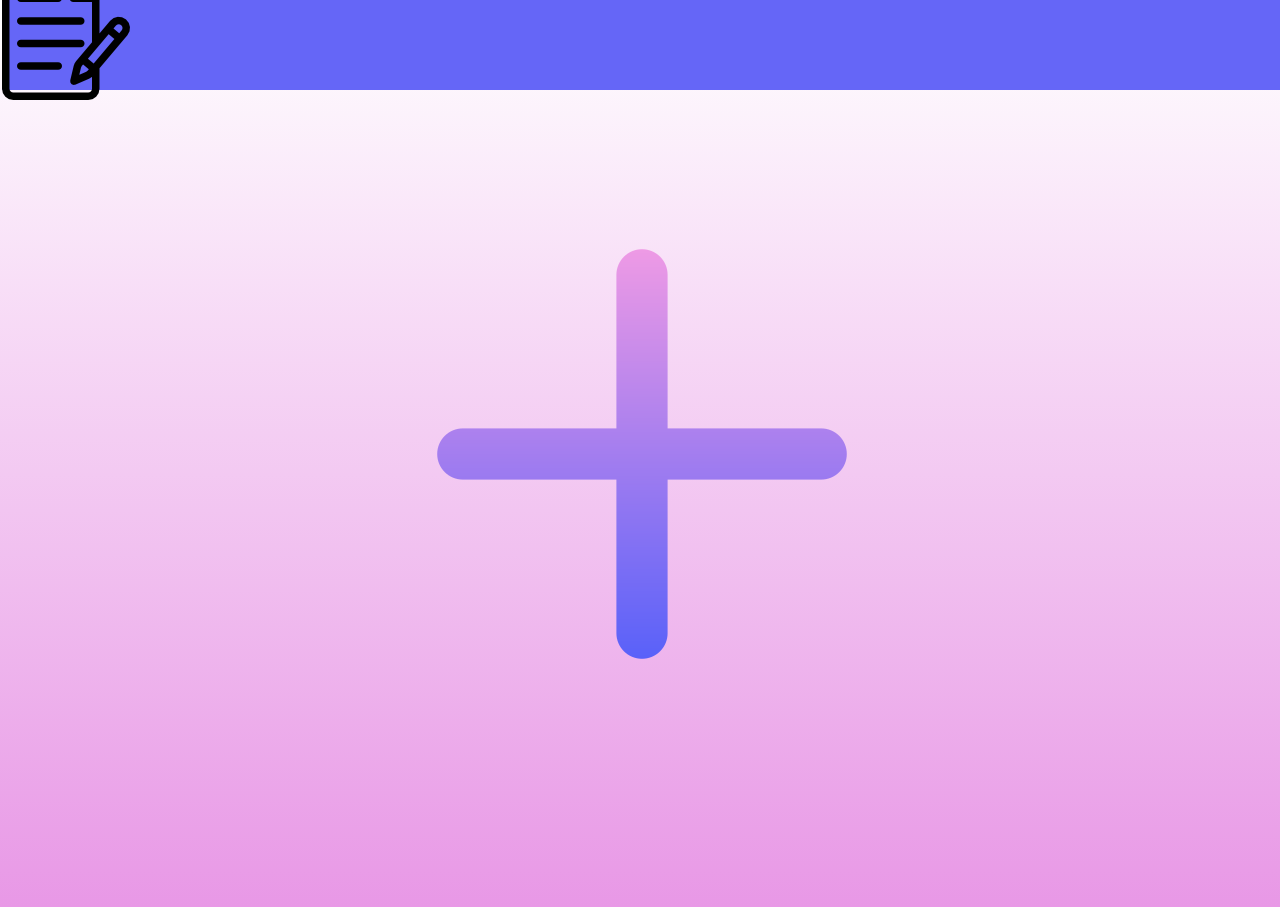
<file: all_pages/index.html>
<!DOCTYPE html>
<html lang="en">
<head>
    <meta charset="UTF-8">
    <title>Document</title>
    <link rel="stylesheet" href="style.css">

</head>
<body>
    <hat class="hat">
        <img src="768818.png">
    </hat>
    <header class="header">

        <img class="plus" src="free-icon-plus-7915468.png">
    </header>
    <main class="osn">
        <div class="first">
            <textarea class="topic" placeholder="Тема"></textarea>
            <img class="kolok" src="free-icon-notification-bell-6769135.png">
        </div>
        <div class="figni">
            <textarea class="note" placeholder="Заметка"></textarea>
        </div>
        <button class="end">Создать заметку</button>
        <div class="nalog">
            <h2 class="no">Извините, функционал пока что в разработке</h2>
        </div>
    </main>
    <script src="script.js"></script>
</body>
</html>
</file>
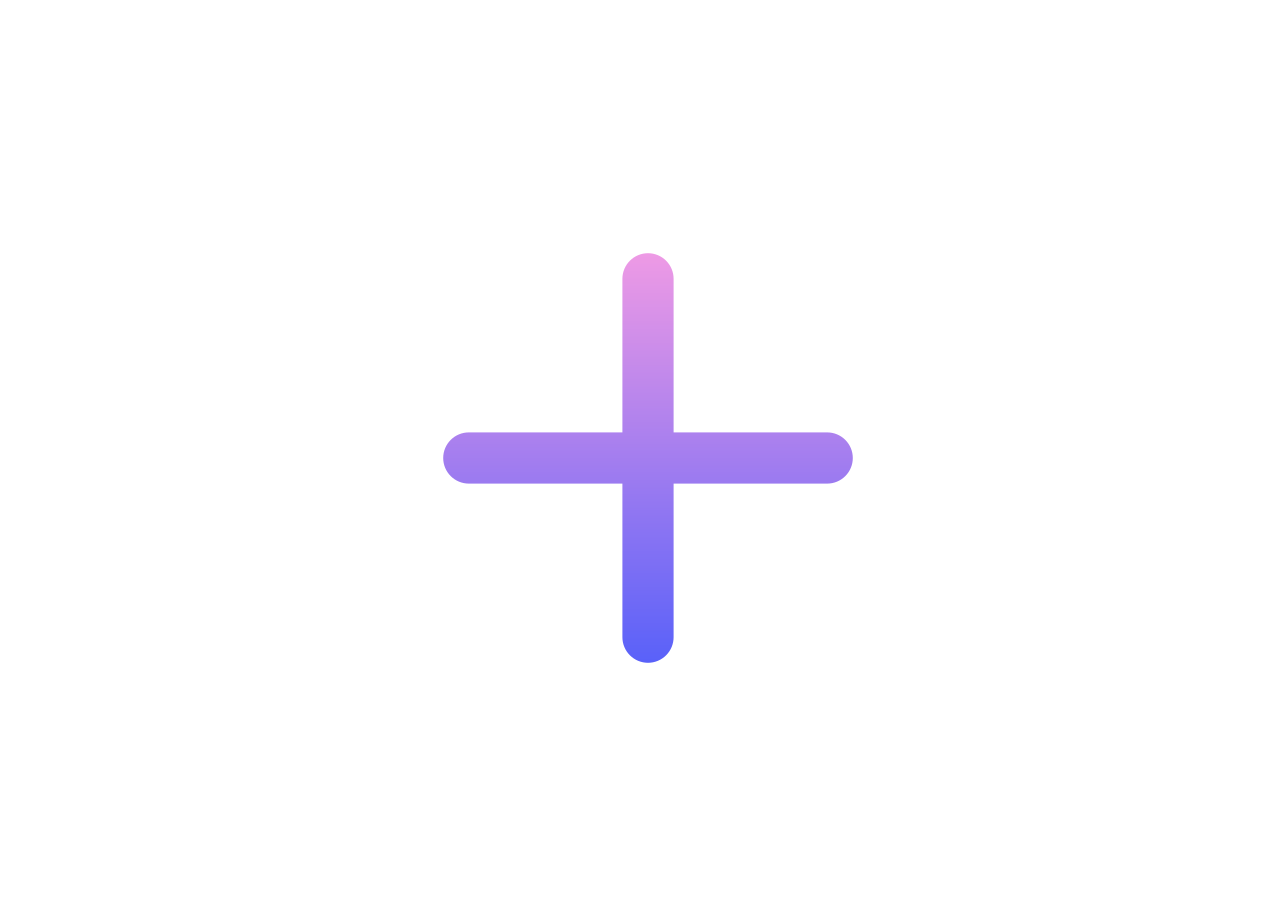
<file: first_page/index.html>
<!DOCTYPE html>
<html lang="en">
<head>
    <meta charset="UTF-8">
    <title>Document</title>
    <link rel="stylesheet" href="style.css">

</head>  
<body>
    <header class="header">
        <img class="plus" src="free-icon-plus-7915468.png">
    </header>
    <script src="script.js"></script>
</body>
</html>
</file>
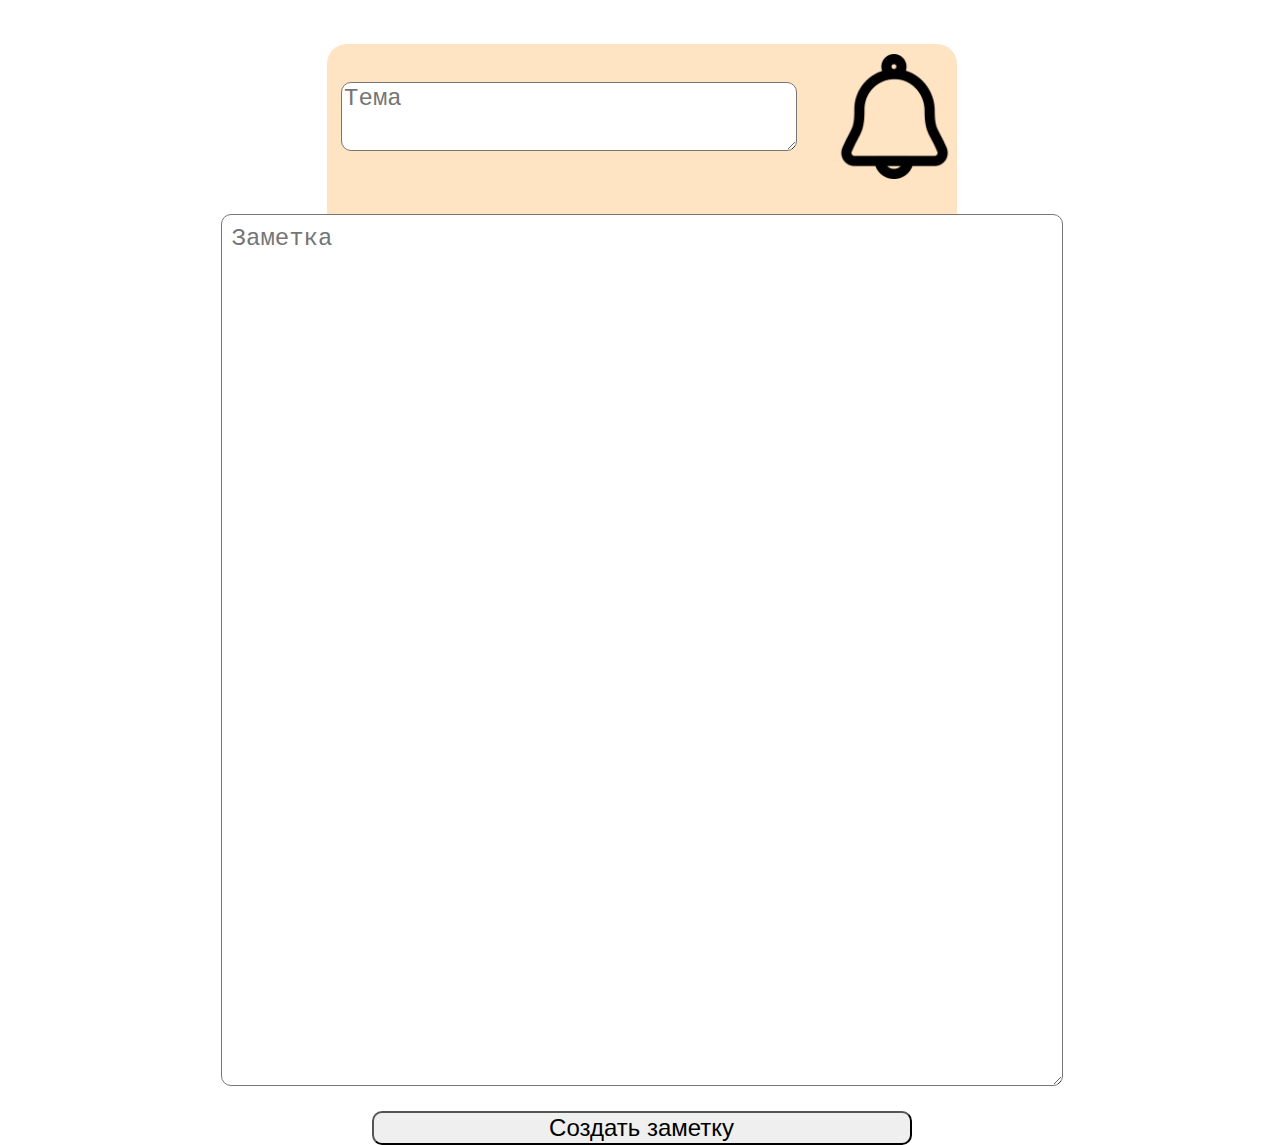
<file: second_page/index.html>
<!DOCTYPE html>
<html lang="en">
<head>
    <meta charset="UTF-8">
    <title>Document</title>
    <link rel="stylesheet" href="style.css">

</head>
<body>
    <main class="osn">
        <div class="first">
            <textarea class="topic" placeholder="Тема"></textarea>
            <img class="kolok" src="free-icon-notification-bell-6769135.png">
        </div>
        <div class="figni">
            <textarea class="note" placeholder="Заметка"></textarea>
        </div>
        <button class="end">Создать заметку</button>
        <div class="nalog">
            <h2 class="no">Извините, функционал пока что в разработке</h2>
        </div>
    </main>
    <script src="script.js"></script>
</body>
</html>
</file>
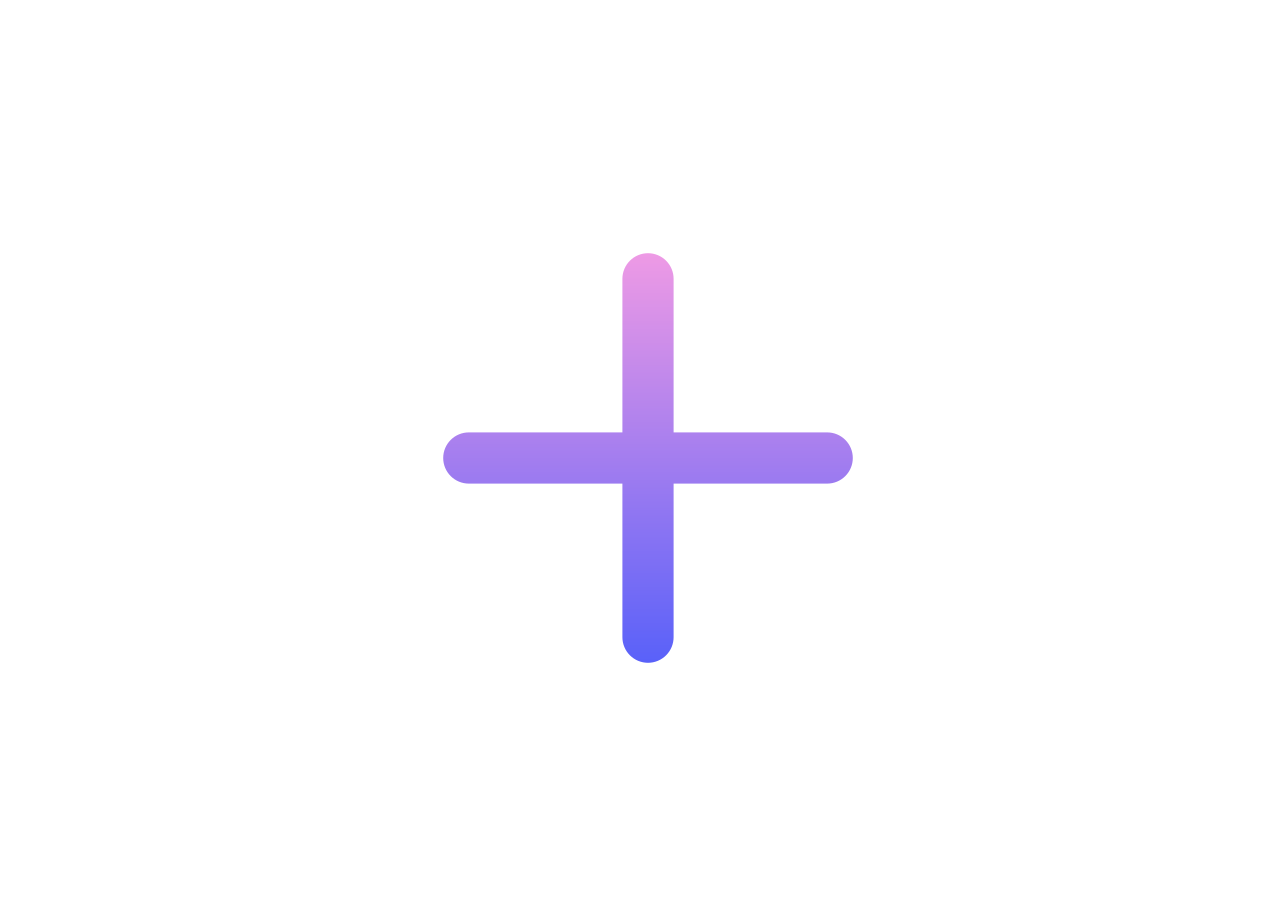
<file: Первая страница/index.html>
<!DOCTYPE html>
<html lang="en">
<head>
    <meta charset="UTF-8">
    <title>Document</title>
    <link rel="stylesheet" href="style.css">

</head>
<body>
    <header class="header">
        <img class="plus" src="free-icon-plus-7915468.png">
    </header>
    <script src="script.js"></script>
</body>
</html>
</file>
<file: all_pages/style.css>
body{
    display: flex;
    height: 99vh;
    width: 99vw;
    justify-content: center;
    align-items: center;
    background: linear-gradient(180deg, #FFFFFF 0%, #E898E6 100%);
}

.hat{
    display: flex;
    justify-content:left;
    align-items: center;
    align-content: center;
    position: absolute;
    bottom: 90vh;
    height: 12vh;
    width: 100vw;
    background-color: #6566F7;
}

.header{
    display: flex;
    width: 100vw;
    height: 100vh;
    justify-content:center;
    align-items: center;
}

.osn{
    display: none;
    flex-direction: column;
    height: 90vh;
    width: 70vh;
    border-radius: 20px;
    background-color: bisque;
    position: relative;
    align-items: center;
}

.first{
    display: flex;
    flex-direction: row;
    justify-content: space-between;
    align-items: center;
}

.topic{
    height: 7vh;
    width: 50vh;
    margin: 25px;
    font-size: 24px;
    border-radius: 10px;
}

.kolok{
    height: 125px;
    width: 125px;
    margin: 10px;
}

.note{
    margin: 25px;
    height: 850px;
    width: 820px;
    font-size: 24px;
    overflow: auto;
    border-radius: 10px;
    padding: 10px;
}

.figni{
    display: flex;
    justify-content: center;
}

.nalog{
    border-radius: 5px;
    gap: 10px;
    position: absolute;
    left: 53.5vh;
    top: 11vh;
    width: 200px;
    height: 150px;
    visibility: hidden;
    background-color: burlywood;
    display: flex;
    justify-content: center;
    align-items: center;
}


.no{
    font-size: medium;
}

.end{
    font-size: x-large;
    border-radius: 10px;
    height: 6vh;
    width: 60vh;
}
</file>
<file: first_page/style.css>
body{
    display: block;
    width: 100vw;
    height: 100vh;
}

.header{
    display: flex;
    width: 100vw;
    height: 100vh;
    justify-content:center;
    align-items: center;
}
</file>
<file: second_page/style.css>
body{
    display: flex;
    height: 98vh;
    width: 99vw;
    justify-content: center;
    align-items: center;
}
.osn{
    display: flex;
    flex-direction: column;
    height: 90vh;
    width: 70vh;
    border-radius: 20px;
    background-color: bisque;
    position: relative;
    align-items: center;
}

.first{
    display: flex;
    flex-direction: row;
    justify-content: space-between;
    align-items: center;
}

.topic{
    height: 7vh;
    width: 50vh;
    margin: 25px;
    font-size: 24px;
    border-radius: 10px;
}

.kolok{
    height: 125px;
    width: 125px;
    margin: 10px;
}

.note{
    margin: 25px;
    height: 850px;
    width: 820px;
    font-size: 24px;
    overflow: auto;
    border-radius: 10px;
    padding: 10px;
}

.figni{
    display: flex;
    justify-content: center;
}

.nalog{
    border-radius: 5px;
    gap: 10px;
    position: absolute;
    left: 53.5vh;
    top: 11vh;
    width: 200px;
    height: 150px;
    visibility: hidden;
    background-color: burlywood;
    display: flex;
    justify-content: center;
    align-items: center;
}


.no{
    font-size: medium;
}

.end{
    font-size: x-large;
    border-radius: 10px;
    height: 6vh;
    width: 60vh;
}
</file>
<file: Первая страница/style.css>
body{
    display: block;
    width: 100vw;
    height: 100vh;
}

.header{
    display: flex;
    width: 100vw;
    height: 100vh;
    justify-content:center;
    align-items: center;
}
</file>
